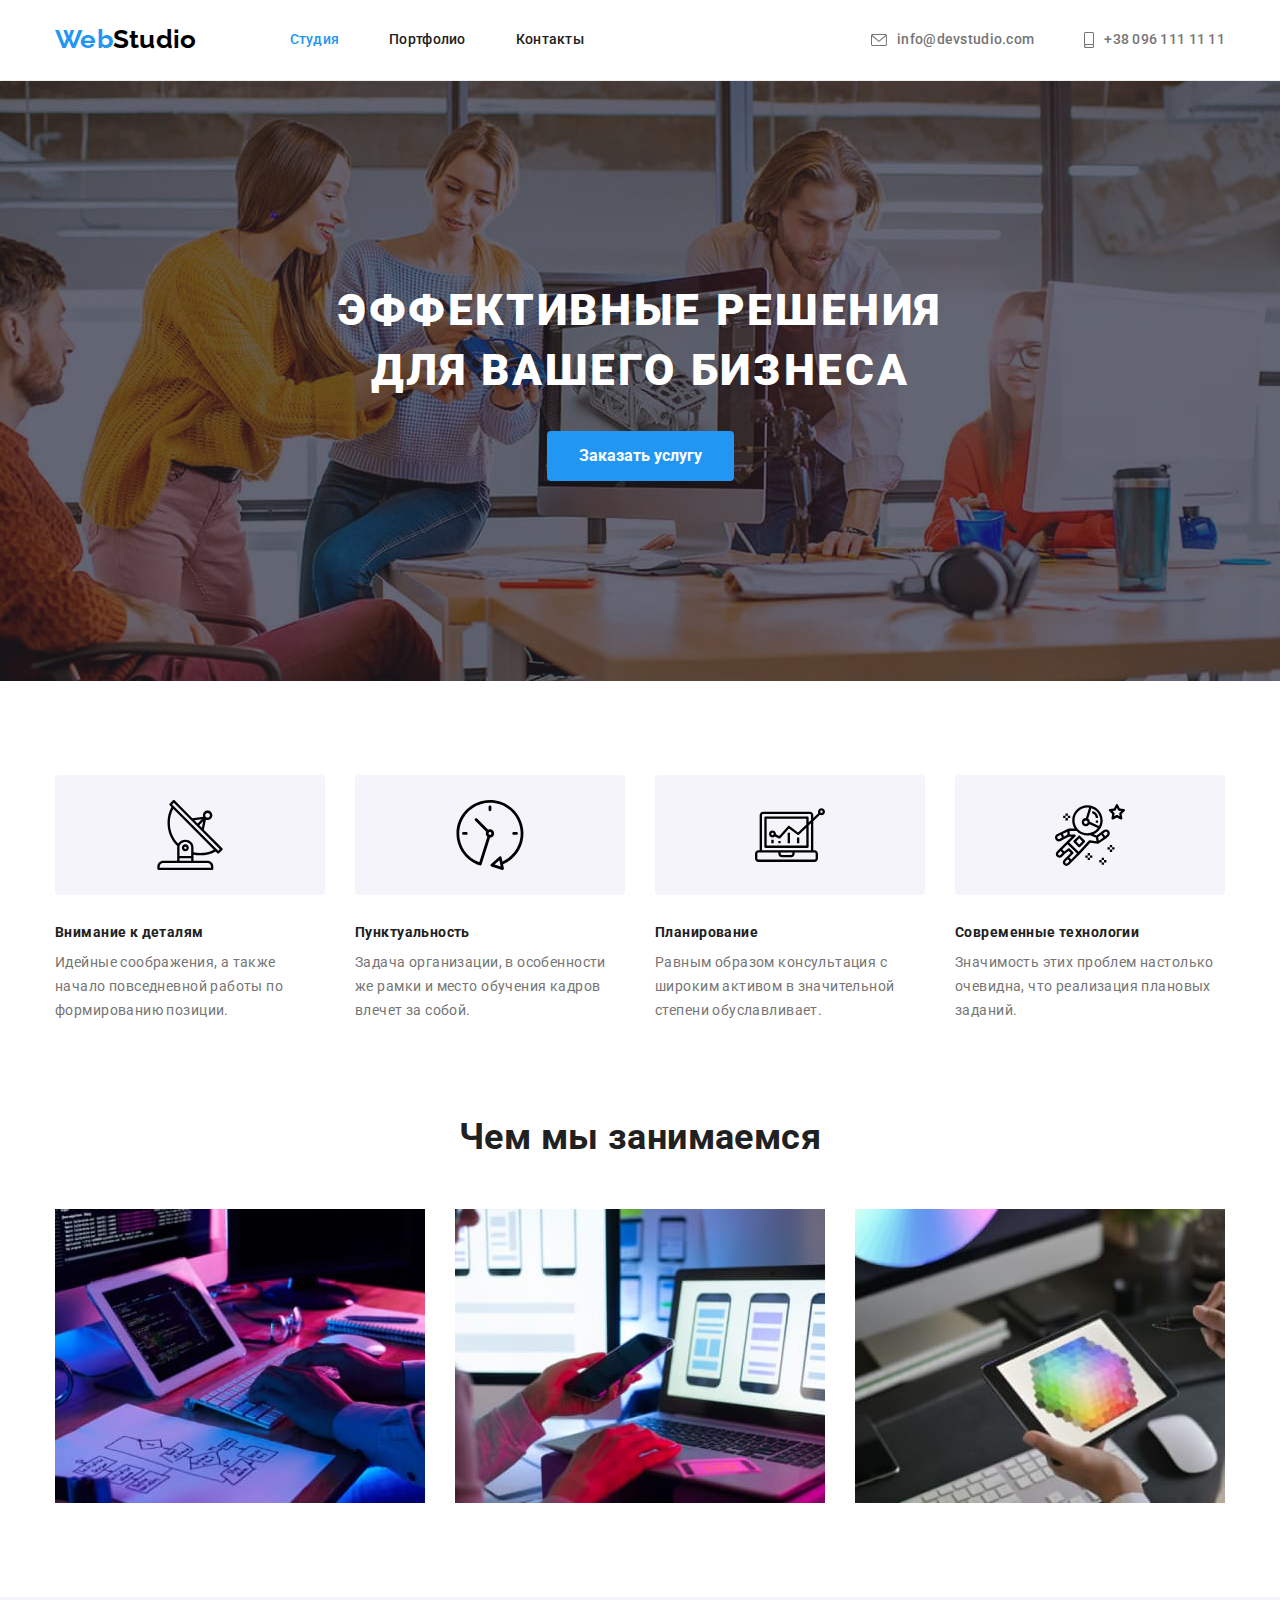
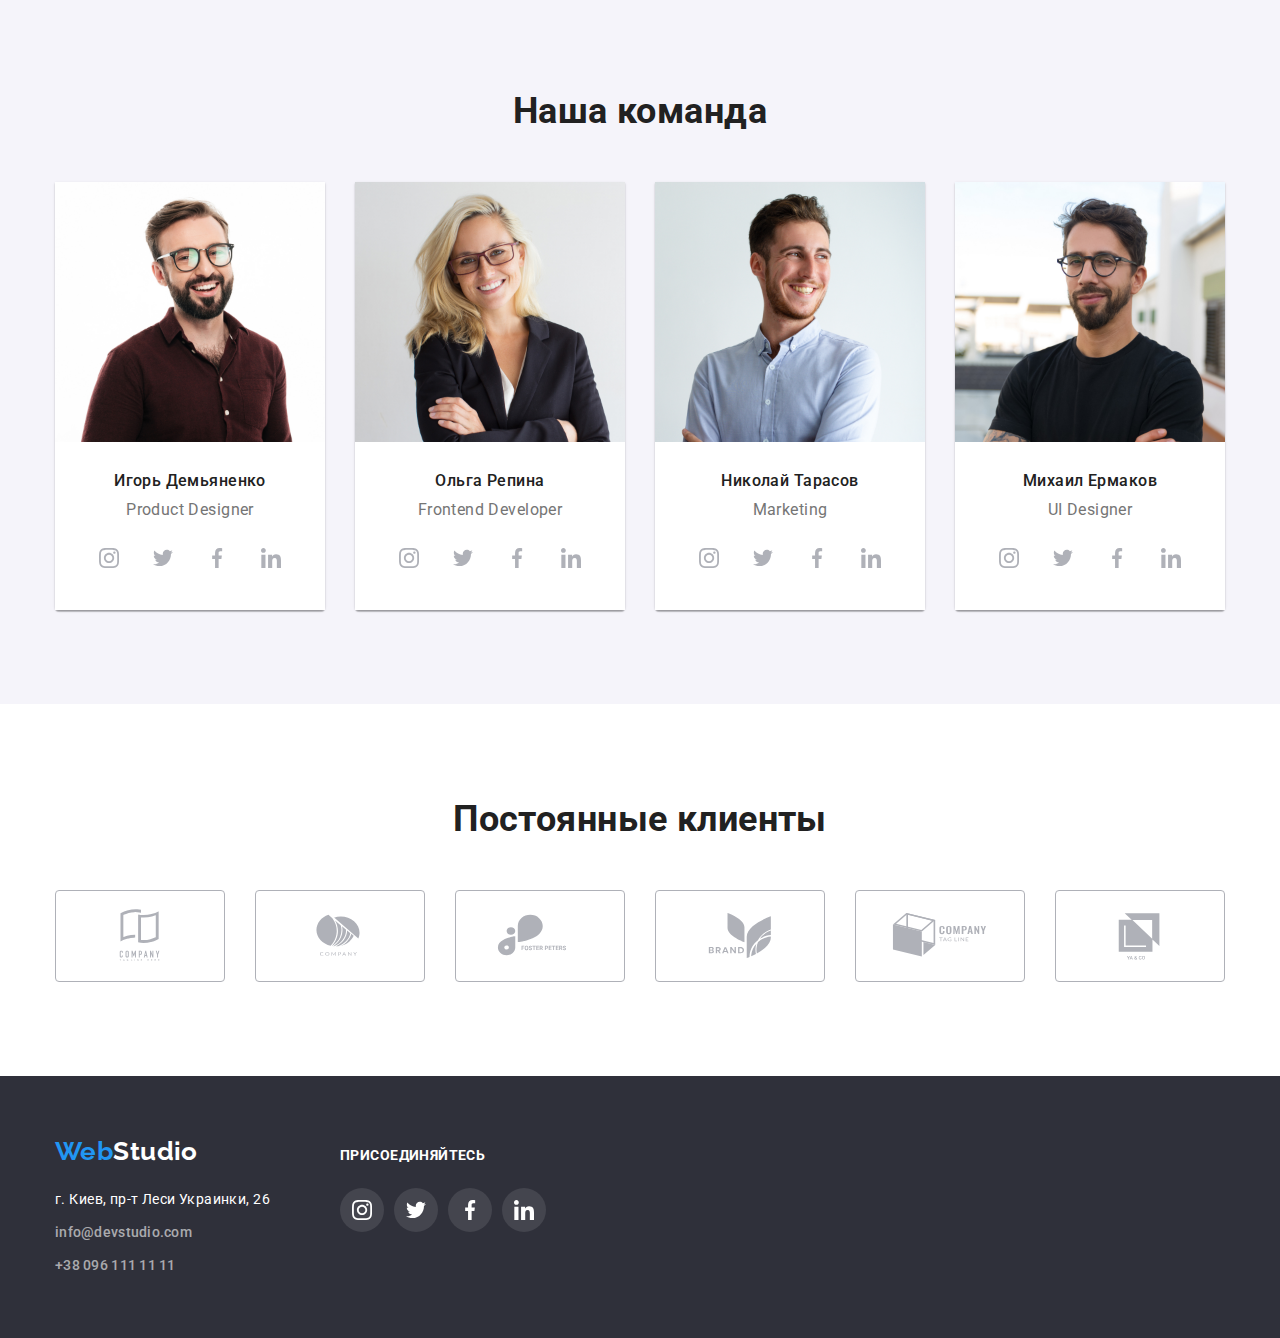
<file: index.html>
<!DOCTYPE html>
<html lang="ru">
  <head>
    <meta charset="UTF-8" />
    <meta http-equiv="X-UA-Compatible" content="IE=edge" />
    <meta name="viewport" content="width=device-width, initial-scale=1.0" />
    <title>Document</title>
    <link rel="preconnect" href="https://fonts.googleapis.com" />
    <link rel="preconnect" href="https://fonts.gstatic.com" crossorigin />
    <link
      href="https://fonts.googleapis.com/css2?family=Raleway:wght@700&family=Roboto:wght@400;500;700;900&display=swap"
      rel="stylesheet"
    />
    <link
      rel="stylesheet"
      href="https://cdnjs.cloudflare.com/ajax/libs/modern-normalize/1.1.0/modern-normalize.min.css"
    />
    <link rel="stylesheet" href="./css/styles.css" />
  </head>
  <body class="page">
    <header class="header">
      <div class="container header-container">
        <nav class="site-nav">
          <a href="./index.html" class="logo-black">
            <span class="logo">Web</span>Studio
          </a>
          <ul class="site-nav-list list">
            <li class="site-nav-item">
              <a href="./index.html" class="site-nav-link-current">Студия</a>
            </li>
            <li class="site-nav-item">
              <a href="./portfolio.html" class="site-nav-link"> Портфолио</a>
            </li>
            <li class="site-nav-item">
              <a href="./index.html" class="site-nav-link"> Контакты</a>
            </li>
          </ul>
        </nav>
        <ul class="contacts-list list">
          <li class="contacts-item">
            <a href="malito:info@devstudio.com" class="contacts-link">
              <svg class="contacts-icon" width="16" height="12">
                        <use href="./images/sprite.svg#icon-envelope-hover"></use>
                      </svg>
                      info@devstudio.com
            </a>
          </li>
          <li class="contacts-item">
            <a href="tel:+380961111111" class="contacts-link"
              ><svg class="contacts-icon" width="10" height="16">
                        <use href="./images/sprite.svg#icon-smartphone"></use>
                      </svg>
                      +38 096 111 11 11</a
            >
          </li>
        </ul>
      </div>
    </header>

    <main>
      <section class="hero">
        <div class="container">
          <h1 class="hero-title">Эффективные решения для вашего бизнеса</h1>
          <button type="button" class="hero-button">Заказать услугу</button>
        </div>
      </section>

      <section class="features section">
        <div class="container">
          <ul class="features-list list">
            <li class="features-item">
              <div class="features-box">
                <svg  width="70" height="70"><use class="features-icon" href="./images/sprite.svg#icon-antenna"></svg></use>
              </div>
              <h3 class="features-title">Внимание к деталям</h3>
              <p>
                Идейные соображения, а также начало повседневной работы по
                формированию позиции.
              </p>
            </li>
            <li class="features-item">
              <div class="features-box">
                <svg width="70" height="70"><use href="./images/sprite.svg#icon-clock"></svg></use>
              </div>
              <h3 class="features-title">Пунктуальность</h3>
              <p>
                Задача организации, в особенности же рамки и место обучения
                кадров влечет за собой.
              </p>
            </li>
            <li class="features-item">
              <div class="features-box">
                <svg width="70" height="70"><use class="features-icon" href="./images/sprite.svg#icon-diagram"></svg></use>
              </div>
              <h3 class="features-title">Планирование</h3>
              <p>
                Равным образом консультация с широким активом в значительной
                степени обуславливает.
              </p>
            </li>
            <li class="features-item">
              <div class="features-box">
                <svg width="70" height="70"><use class="features-icon" href="./images/sprite.svg#icon-astronaut"></svg></use>
              </div>
              <h3 class="features-title">Современные технологии</h3>
              <p>
                Значимость этих проблем настолько очевидна, что реализация
                плановых заданий.
              </p>
            </li>
          </ul>
        </div>
      </section>

      <section class="work section">
        <div class="container">
          <h2 class="work-title">Чем мы занимаемся</h2>
          <ul class="work-list list">
            <li class="work-item">
              <img
                src="./images/photo1.jpg"
                width="370"
                alt="Человек печатает на клавиатуре"
              />
            </li>
            <li class="work-item">
              <img
                src="./images/photo2.jpg"
                width="370"
                alt="Человек выбирает модели мобильных телефонов"
              />
            </li>

            <li class="work-item">
              <img
                src="./images/photo3.jpg"
                width="370"
                alt="Выбираем палитру цветов"
              />
            </li>
          </ul>
        </div>
      </section>

      <section class="team section">
        <div class="container">
          <h2 class="team-title">Наша команда</h2>
          <ul class="team-list list">
            <li class="team-item">
              <img
                src="./images/worker4.jpg"
                width="270"
                alt="Мужчина с бородой и в очках"
              />
              <div class="team-item-bottom">
                <h3 class="team-heading">Игорь Демьяненко</h3>
                <p class="team-text">Product Designer</p>
                <ul class="team-soc-list social-list list">
                  <li class="team-soc-item">
                    <a href="" class="social-link link">
                      <svg class="social-icon">
                        <use href="./images/sprite.svg#icon-instagram"></use>
                      </svg>
                    </a>
                  </li>
                  <li class="team-soc-item">
                    <a href="" class="social-link link">
                      <svg class="social-icon">
                        <use href="./images/sprite.svg#icon-twitter"></use>
                      </svg>
                    </a>
                  </li>
                  <li class="team-soc-item">
                    <a href="" class="social-link link">
                      <svg class="social-icon">
                        <use href="./images/sprite.svg#icon-facebook"></use>
                      </svg>
                    </a>
                  </li>
                  <li class="team-soc-item">
                    <a href="" class="social-link link">
                      <svg class="social-icon">
                        <use href="./images/sprite.svg#icon-linkedin"></use>
                      </svg>
                    </a>
                  </li>
                </ul>
              </div>
            </li>
            <li class="team-item">
              <img
                src="./images/worker1.jpg"
                width="270"
                alt="Женщина в очках и пиджаке"
              />
              <div class="team-item-bottom">
                <h3 class="team-heading">Ольга Репина</h3>
                <p class="team-text">Frontend Developer</p>
                <ul class="team-soc-list social-list list">
                  <li class="team-soc-item">
                    <a href="" class="social-link link">
                      <svg class="social-icon">
                        <use href="./images/sprite.svg#icon-instagram"></use>
                      </svg>
                    </a>
                  </li>
                  <li class="team-soc-item">
                    <a href="" class="social-link link">
                      <svg class="social-icon">
                        <use href="./images/sprite.svg#icon-twitter"></use>
                      </svg>
                    </a>
                  </li>
                  <li class="team-soc-item">
                    <a href="" class="social-link link">
                      <svg class="social-icon">
                        <use href="./images/sprite.svg#icon-facebook"></use>
                      </svg>
                    </a>
                  </li>
                  <li class="team-soc-item">
                    <a href="" class="social-link link">
                      <svg class="social-icon">
                        <use href="./images/sprite.svg#icon-linkedin"></use>
                      </svg>
                    </a>
                  </li>
                </ul>
              </div>
            </li>
            <li class="team-item">
              <img
                src="./images/worker2.jpg"
                width="270"
                alt="Мужчина с бородой и голубой рубашке"
              />
              <div class="team-item-bottom">
                <h3 class="team-heading">Николай Тарасов</h3>
                <p class="team-text">Marketing</p>
                <ul class="team-soc-list social-list list">
                  <li class="team-soc-item">
                    <a href="" class="social-link link">
                      <svg class="social-icon">
                        <use href="./images/sprite.svg#icon-instagram"></use>
                      </svg>
                    </a>
                  </li>
                  <li class="team-soc-item">
                    <a href="" class="social-link link">
                      <svg class="social-icon">
                        <use href="./images/sprite.svg#icon-twitter"></use>
                      </svg>
                    </a>
                  </li>
                  <li class="team-soc-item">
                    <a href="" class="social-link link">
                      <svg class="social-icon">
                        <use href="./images/sprite.svg#icon-facebook"></use>
                      </svg>
                    </a>
                  </li>
                  <li class="team-soc-item">
                    <a href="" class="social-link link">
                      <svg class="social-icon">
                        <use href="./images/sprite.svg#icon-linkedin"></use>
                      </svg>
                    </a>
                  </li>
                </ul>
              </div>
            </li>
            <li class="team-item">
              <img
                src="./images/worker3.jpg"
                width="270"
                alt="Мужчина в очках и черной рубашке"
              />
              <div class="team-item-bottom">
                <h3 class="team-heading">Михаил Ермаков</h3>
                <p class="team-text">UI Designer</p>

                <ul class="team-soc-list social-list list">
                  <li class="team-soc-item">
                    <a href="" class="social-link link">
                      <svg class="social-icon">
                        <use href="./images/sprite.svg#icon-instagram"></use>
                      </svg>
                    </a>
                  </li>
                  <li class="team-soc-item">
                    <a href="" class="social-link link">
                      <svg class="social-icon">
                        <use href="./images/sprite.svg#icon-twitter"></use>
                      </svg>
                    </a>
                  </li>
                  <li class="team-soc-item">
                    <a href="" class="social-link link">
                      <svg class="social-icon">
                        <use href="./images/sprite.svg#icon-facebook"></use>
                      </svg>
                    </a>
                  </li>
                  <li class="team-soc-item">
                    <a href="" class="social-link link">
                      <svg class="social-icon">
                        <use href="./images/sprite.svg#icon-linkedin"></use>
                      </svg>
                    </a>
                  </li>
                </ul>
              </div>
            </li>
          </ul>
        </div>
      </section>

       <section class="clients section">
        <div class="container">
          <h2 class="clients-title">Постоянные клиенты</h2>
          <ul class="clients-list list">
            <li class="clients-blok list">
              <a href="" class="link clients-link">
                <svg class="clients-svg">
                  <use href="./images/sprite.svg#icon-Logo-1" class="clients-svg-item"></use>
                </svg>
              </a>
            </li>
            <li class="clients-blok">
              <a href="" class="clients-link">
                <svg class="clients-svg">
                  <use href="./images/sprite.svg#icon-Logo-2" class="clients-svg-item"></use>
                </svg>
              </a>
            </li>
            <li class="clients-blok">
              <a href="" class="clients-link">
                <svg class="clients-svg">
                  <use href="./images/sprite.svg#icon-Logo-3" class="clients-svg-item"></use>
                </svg>
              </a>
            </li>
            <li class="clients-blok">
              <a href="" class="clients-link">
                <svg class="clients-svg">
                  <use href="./images/sprite.svg#icon-Logo-4" class="clients-svg-item"></use>
                </svg>
              </a>
            </li>
            <li class="clients-blok">
              <a href="" class="clients-link">
                <svg class="clients-svg">
                  <use href="./images/sprite.svg#icon-Logo-5" class="clients-svg-item"></use>
                </svg>
              </a>
            </li>
            <li class="clients-blok">
              <a href="" class="clients-link">
                <svg class="clients-svg">
                  <use href="./images/sprite.svg#icon-Logo" class="clients-svg-item"></use>
                </svg>
              </a>
            </li>
          </ul>
        </div>
      </section>
    </main>
    </main>

    <footer class="footer">
      <div class="container footer-container">
        <div class="logo-address">
        <a href="./index.html" class="logo-white">
          <span class="logo-footer">Web</span>Studio
        </a>
        <address class="footer-address">
          <ul class="footer-list list">
            <li class="footer-item">г. Киев, пр-т Леси Украинки, 26</li>
            <li class="footer-item">
              <a class="footer-link" href="malito:info@devstudio.com"
                >info@devstudio.com
              </a>
            </li>
            <li class="footer-item">
              <a class="footer-link" href="tel:+380961111111"
                >+38 096 111 11 11</a
              >
            </li>
          </ul>
          </section>
          </div>
          <div class="flex-box">
        </address>
           <h2 class="join-title">Присоединяйтесь</h2>
          <ul class="join-list list">
            <li class="join-list-item">
              <a href="" class="join-link">
                <svg class="footer-icon-svg" width="20" height="20">
                  <use href="./images/sprite.svg#icon-instagram" class="svg-item"></use>
                </svg>
              </a>
            </li>
            <li class="join-list-item">
              <a href="" class="join-link">
                <svg class="footer-icon-svg" width="20" height="20">
                  <use href="./images/sprite.svg#icon-twitter" class="svg-item"></use>
                </svg>
              </a>
            </li>
            <li class="join-list-item">
              <a href="" class="join-link">
                <svg class="footer-icon-svg" width="20" height="20">
                  <use href="./images/sprite.svg#icon-facebook" class="svg-item"></use>
                </svg>
              </a>
            </li>
            <li class="join-list-item">
              <a href="" class="join-link">
                <svg class="footer-icon-svg" width="20" height="20">
                  <use href="./images/sprite.svg#icon-linkedin" class="svg-item"></use>
                </svg>
              </a>
            </li>
          </ul>
        </div>
        </section>
      </div>
      </footer>
  </body>
</html>
</file>
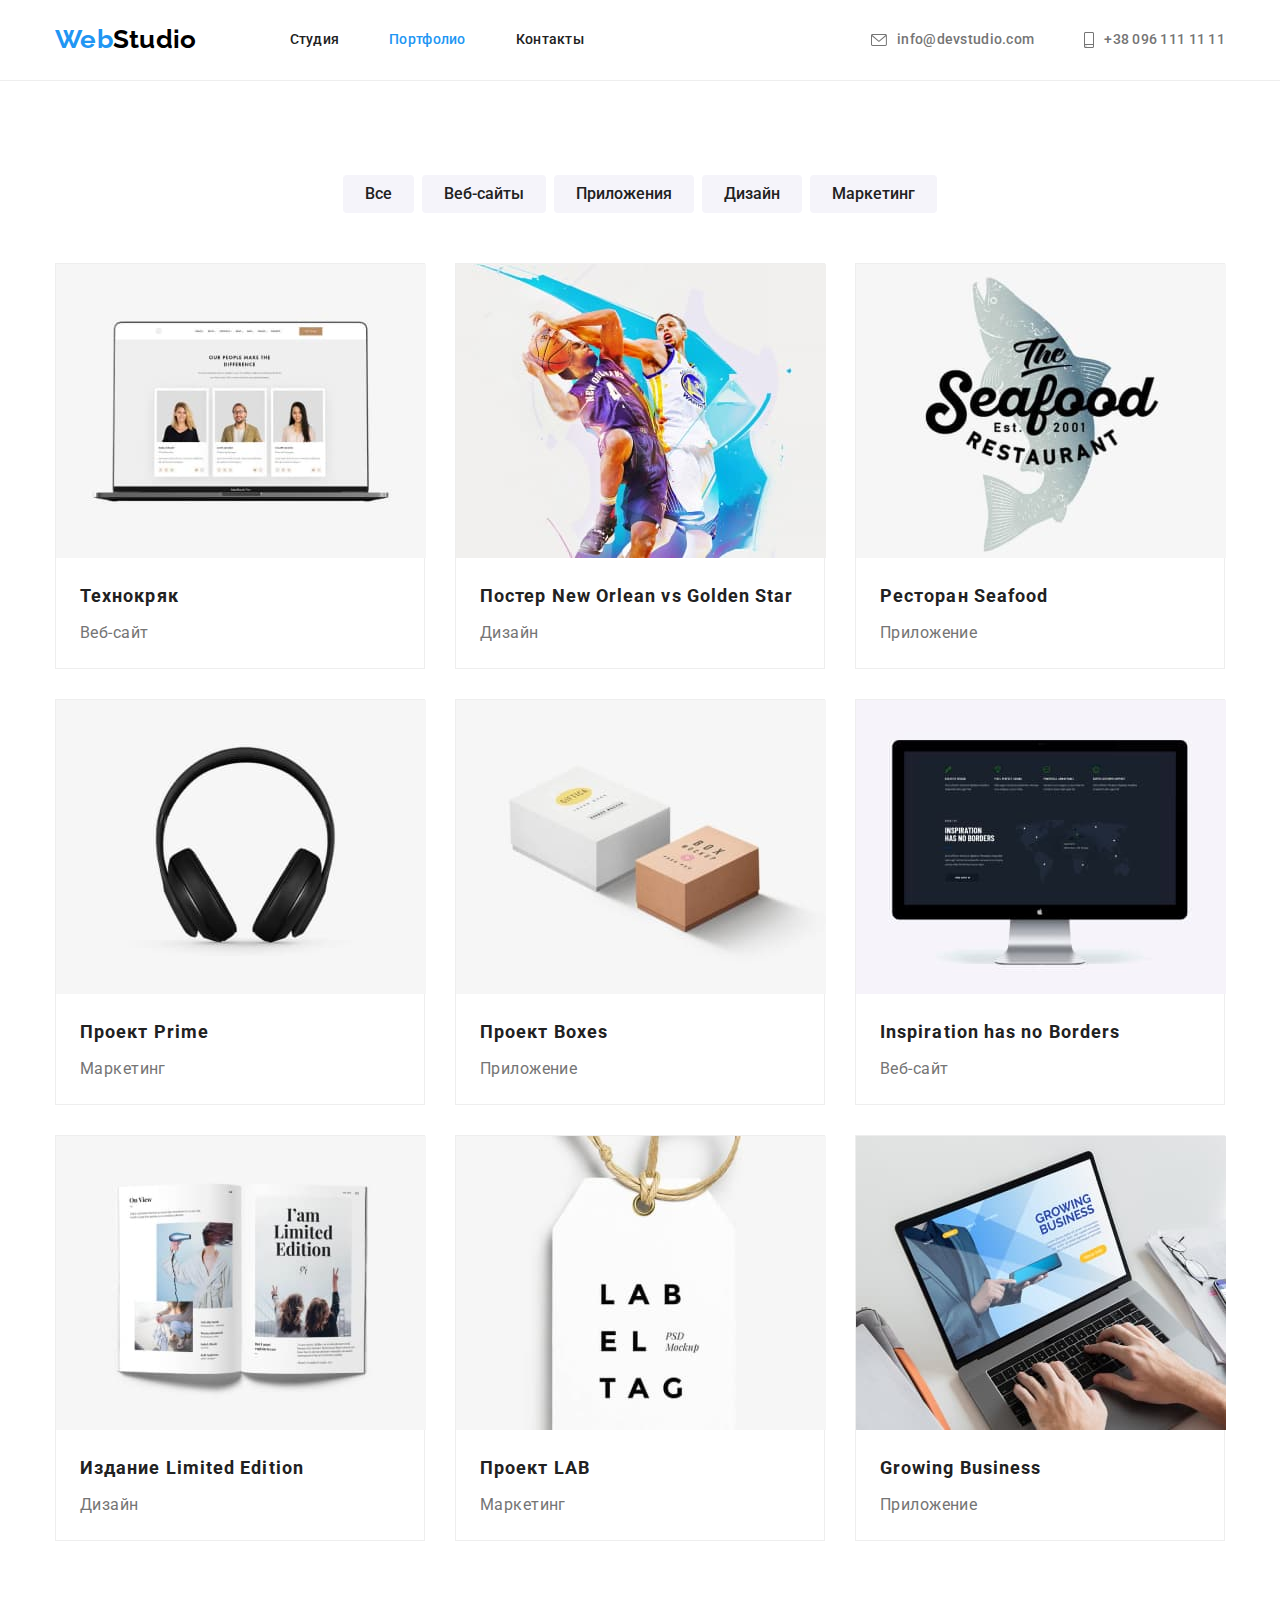
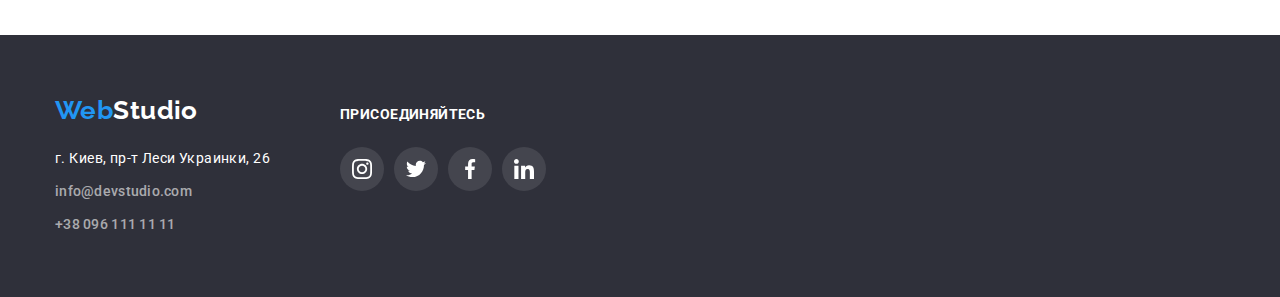
<file: portfolio.html>
<!DOCTYPE html>
<html lang="ru">
  <head>
    <meta charset="UTF-8" />
    <meta http-equiv="X-UA-Compatible" content="IE=edge" />
    <meta name="viewport" content="width=device-width, initial-scale=1.0" />
    <title>Document</title>
    <link rel="preconnect" href="https://fonts.googleapis.com" />
    <link rel="preconnect" href="https://fonts.gstatic.com" crossorigin />
    <link
      href="https://fonts.googleapis.com/css2?family=Raleway:wght@700&family=Roboto:wght@400;500;700;900&display=swap"
      rel="stylesheet"
    />
    <link
      rel="stylesheet"
      href="https://cdnjs.cloudflare.com/ajax/libs/modern-normalize/1.1.0/modern-normalize.min.css"
    />
    <link rel="stylesheet" href="./css/styles.css" />
  </head>
  <body class="page">
    <header class="header">
      <div class="container header-container">
        <nav class="site-nav">
          <a href="./index.html" class="logo-black">
            <span class="logo">Web</span>Studio
          </a>
          <ul class="site-nav-list list">
            <li class="site-nav-item">
              <a href="./index.html" class="site-nav-link">Студия</a>
            </li>
            <li class="site-nav-item">
              <a href="./portfolio.html" class="site-nav-link-current">
                Портфолио</a
              >
            </li>
            <li class="site-nav-item">
              <a href="./index.html" class="site-nav-link"> Контакты</a>
            </li>
          </ul>
        </nav>
        <ul class="contacts-list list">
          <li class="contacts-item">
            <a href="malito:info@devstudio.com" class="contacts-link">
              <svg class="contacts-icon" width="16" height="12">
                <use href="./images/sprite.svg#icon-envelope-hover"></use>
              </svg>
              info@devstudio.com
            </a>
          </li>
          <li class="contacts-item">
            <a href="tel:+380961111111" class="contacts-link"
              ><svg class="contacts-icon" width="10" height="16">
                <use href="./images/sprite.svg#icon-smartphone"></use>
              </svg>
              +38 096 111 11 11</a
            >
          </li>
        </ul>
      </div>
    </header>

    <main>
      <section class="section">
        <div class="container">
          <h1 class="visually-hidden">Фильтры</h1>
          <ul class="filters-list list">
            <li class="filters-item">
              <button type="button" class="filters-button">Все</button>
            </li>
            <li class="filters-item">
              <button type="button" class="filters-button">Веб-сайты</button>
            </li>
            <li class="filters-item">
              <button type="button" class="filters-button">Приложения</button>
            </li>
            <li class="filters-item">
              <button type="button" class="filters-button">Дизайн</button>
            </li>
            <li class="filters-item">
              <button type="button" class="filters-button">Маркетинг</button>
            </li>
          </ul>

          <ul class="activity list">
            
            <li class="activity-item">   
              <a href="" class="activity-link">        
              <img
                src="./images/photo11.jpg"
                width="370"
                alt="Созданий веб-сайтов"
              />
              <div class="activity-item-bottom">
                <h2 class="activity-title">Технокряк</h2>
                <p class="activity-text">Веб-сайт</p>              
              </div>
              </a>   
            </li>
            
            
            <li class="activity-item">  
              <a href="" class="activity-link">        
              <img
                src="./images/photo12.jpg"
                width="370"
                alt="Два баскетболиста борятся за мяч"
              />
              <div class="activity-item-bottom">
                <h2 class="activity-title">Постер New Orlean vs Golden Star</h2>
                <p class="activity-text">Дизайн</p>                
              </div>
              </a>    
            </li>
                        <li class="activity-item">
              <a href="" class="activity-link">
              <img
                src="./images/photo13.jpg"
                width="370"
                alt="Рыбный ресторан"
              />
              <div class="activity-item-bottom">
                <h2 class="activity-title">Ресторан Seafood</h2>
                <p class="activity-text">Приложение</p>
                </a>
              </div>
            </li>
            <li class="activity-item">
              <a href="" class="activity-link">
              <img src="./images/photo14.jpg" width="370" alt="Наушники" />
              <div class="activity-item-bottom">
                <h2 class="activity-title">Проект Prime</h2>
                <p class="activity-text">Маркетинг</p>
                </a>
              </div>
            </li>
            <li class="activity-item">
              <a href="" class="activity-link">
              <img src="./images/photo15.jpg" width="370" alt="Две коробки" />
              <div class="activity-item-bottom">
                <h2 class="activity-title">Проект Boxes</h2>
                <p class="activity-text">Приложение</p>
                </a>
              </div>
            </li>
            <li class="activity-item">
              <a href="" class="activity-link">
              <img
                src="./images/photo16.jpg"
                width="370"
                alt="Оформление стилистически веб-сайта"
              />
              <div class="activity-item-bottom">
                <h2 class="activity-title">Inspiration has no Borders</h2>
                <p class="activity-text">Веб-сайт</p>
                </a>
              </div>
            </li>
            <li class="activity-item">
              <a href="" class="activity-link">
              <img
                src="./images/photo17.jpg"
                width="370"
                alt="Открытая книга"
              />
              <div class="activity-item-bottom">
                <h2 class="activity-title">Издание Limited Edition</h2>
                <p class="activity-text">Дизайн</p>
                </a>
              </div>
            </li>
            <li class="activity-item">
               <a href="" class="activity-link">
              <img src="./images/photo18.jpg" width="370" alt="Белый ярлык" />
              <div class="activity-item-bottom">
                <h2 class="activity-title">Проект LAB</h2>
                <p class="activity-text">Маркетинг</p>
                </a>
              </div>
            </li>
            <li class="activity-item">
              <a href="" class="activity-link">
              <img
                src="./images/photo19.jpg"
                width="370"
                alt="Открытое приложение на ноутбуке"
              />
              <div class="activity-item-bottom">
                <h2 class="activity-title">Growing Business</h2>
                <p class="activity-text">Приложение</p>
                </a>
              </div>
            </li>
          </ul>
        </div>
      </section>
    </main>

   

     <footer class="footer">
      <div class="container footer-container">
        <div class="logo-address">
        <a href="./index.html" class="logo-white">
          <span class="logo-footer">Web</span>Studio
        </a>
        <address class="footer-address">
          <ul class="footer-list list">
            <li class="footer-item">г. Киев, пр-т Леси Украинки, 26</li>
            <li class="footer-item">
              <a class="footer-link" href="malito:info@devstudio.com"
                >info@devstudio.com
              </a>
            </li>
            <li class="footer-item">
              <a class="footer-link" href="tel:+380961111111"
                >+38 096 111 11 11</a
              >
            </li>
          </ul>
          </section>
          </div>
          <div class="flex-box">
        </address>
           
          <h2 class="join-title">Присоединяйтесь</h2>
          <ul class="join-list list">
            <li class="join-list-item">
              <a href="" class="join-link">
                <svg class="footer-icon-svg" width="20" height="20">
                  <use href="./images/sprite.svg#icon-instagram" class="svg-item"></use>
                </svg>
              </a>
            </li>
            <li class="join-list-item">
              <a href="" class="join-link">
                <svg class="footer-icon-svg" width="20" height="20">
                  <use href="./images/sprite.svg#icon-twitter" class="svg-item"></use>
                </svg>
              </a>
            </li>
            <li class="join-list-item">
              <a href="" class="join-link">
                <svg class="footer-icon-svg" width="20" height="20">
                  <use href="./images/sprite.svg#icon-facebook" class="svg-item"></use>
                </svg>
              </a>
            </li>
            <li class="join-list-item">
              <a href="" class="join-link">
                <svg class="footer-icon-svg" width="20" height="20">
                  <use href="./images/sprite.svg#icon-linkedin" class="svg-item"></use>
                </svg>
              </a>
            </li>
          </ul>
        </div>
        </section>
      </div>
      </footer>
  </body>
</html>
</file>
<file: css/styles.css>
:root {
  --primary-text-color: #757575;
  --title-text-color: #212121;
  --accent-color: #2196f3;
  --white-text-color: #ffffff;
  --black-bg-color: #2f303a;
  --button-grey-color: #f5f4fa;
  --logo-black: #000000;
  --primary-gap: 30px;
  --soc-logo-color: #afb1b8;
}

body {
  color: var(--primary-text-color);
  background: var(--white-text-color);
  font-family: Roboto, sans-serif;
  letter-spacing: 0.03em;
  font-size: 14px;
  line-height: 1.71;
}

.container {
  width: 1200px;
  padding-left: 15px;
  padding-right: 15px;
  margin: 0 auto;
}

p,
h1,
h2,
h3,
h4,
h5,
h6 {
  margin: 0;
}

img {
  min-width: 100%;
  display: block;
}

* {
  box-sizing: border-box;
}

.section {
  padding-top: 94px;
  padding-bottom: 94px;
}

.list {
  padding: 0;
  margin: 0;
  list-style: none;
}

.visually-hidden {
  position: absolute;
  width: 1px;
  height: 1px;
  margin: -1px;
  padding: 0;
  overflow: hidden;
  border: 0;
  clip: rect(0 0 0 0);
}

.header {
  border-bottom: 1px solid #eeeeee;
}

.header-container {
  display: flex;
  align-items: center;
}

/* SITE NAVIGATION */

.header-contacts {
  margin-left: auto;
}

.contacts-list {
  display: flex;
}
.site-nav-list {
  display: flex;
  align-items: center;
}
.site-nav {
  color: var(--title-text-color);
  font-weight: 500;
  font-size: 14px;
  line-height: 1.14;
  text-decoration: none;
  letter-spacing: 0.02em;
  display: flex;
}

.site-nav-item:not(:last-child) {
  margin-right: 50px;
}

.site-nav-link {
  display: block;
  color: var(--title-text-color);
  font-weight: 500;
  font-size: 14px;
  line-height: 1.14;
  text-decoration: none;
}

.site-nav-link:hover,
.site-nav-link:focus {
  color: var(--accent-color);
}

.site-nav-link-current {
  display: block;
  color: var(--accent-color);
  text-decoration: none;
}

.contacts-list {
  margin-left: auto;
}

.contacts-item:not(:last-child) {
  margin-right: 50px;
}

/* LOGO */

.logo {
  margin: auto 0;
  padding-top: 24px;
  padding-bottom: 25px;
  color: var(--accent-color);
  font-family: Raleway, sans-serif;
  font-weight: 700;
  font-size: 26px;
  line-height: 1.2;
  text-decoration: none;
}

.logo-footer {
  margin: auto 0;
  color: var(--accent-color);
  font-family: Raleway, sans-serif;
  font-weight: 700;
  font-size: 26px;
  line-height: 1.2;
  text-decoration: none;
  margin-bottom: 20px;
}

.logo-black {
  margin: auto 0;
  padding-top: 24px;
  padding-bottom: 25px;
  color: var(--logo-black);
  font-family: Raleway, sans-serif;
  font-weight: 700;
  font-size: 26px;
  line-height: 1.19;
  text-decoration: none;
  margin-right: 93px;
}
.logo-white {
  margin: auto 0;
  color: var(--white-text-color);
  font-family: Raleway, sans-serif;
  font-weight: 700;
  font-size: 26px;
  line-height: 1.19;
  text-decoration: none;
  margin-bottom: 20px;
}

/* HERO */

.hero {
  text-align: center;
}
.hero-title {
  margin: 0 auto;
  color: var(--white-text-color);
  font-weight: 900;
  font-size: 44px;
  line-height: 1.36;
  text-align: center;
  text-transform: uppercase;
  letter-spacing: 0.06em;
  margin-bottom: 30px;
  max-width: 696px;
}

.hero-button {
  padding: 10px 32px 10px 32px;
  border-radius: 4px;
  font-weight: 700;
  font-size: 16px;
  line-height: 1.87;
  background-color: var(--accent-color);
  color: var(--white-text-color);
  border: none;
  text-decoration: none;
  text-align: center;
}
.hero-button:hover,
.hero-button:focus {
  cursor: pointer;
}

.hero {
  max-width: 1600px;
  height: 600px;
  margin-left: auto;
  margin-right: auto;
  background-image: linear-gradient(
      rgba(47, 48, 58, 0.4),
      rgba(47, 48, 58, 0.4)
    ),
    url(../images/overlay.jpg);
  background-repeat: no-repeat;
  background-position: center;
  background-size: cover;
  padding-bottom: 200px;
  padding-top: 200px;
}

/* FEATURES */

.features-title {
  margin-top: 0;
  margin-bottom: 10px;
  color: var(--title-text-color);
  font-weight: 700;
  font-size: 14px;
  line-height: 1.14;
  margin-top: 30px;
}

.features-list {
  display: flex;
}

.features-item {
  width: 270px;
  margin-right: 30px;
}

.features-item:last-child {
  margin-right: 0;
}

.features-box {
  display: flex;
  width: 270px;
  height: 120px;
  background-color: var(--button-grey-color);
  border-radius: 4px;
  margin-bottom: 30px;
  align-items: center;
  justify-content: center;
}

.features-icon {
  align-items: center;
  justify-content: center;
}

/* FILTERS AND ACTIVITY */

.filters-item:not(:last-child) {
  margin-right: 8px;
}
.filters-list {
  display: flex;
  justify-content: center;
  margin-bottom: 50px;
}

.filters-button {
  border: none;
  border-radius: 4px;
  padding: 6px 22px 6px 22px;
  font-weight: 500;
  font-size: 16px;
  line-height: 1.6;
  background-color: var(--button-grey-color);
  color: var(--title-text-color);
}
.filters-button:hover,
.filters-button:focus {
  background-color: var(--accent-color);
  color: var(--white-text-color);
  cursor: pointer;
  filter: drop-shadow(0px 4px 4px rgba(0, 0, 0, 0.25));
}

.activity-title {
  color: var(--title-text-color);
  font-size: 18px;
  line-height: 2;
  letter-spacing: 0.06em;
  margin-bottom: 4px;
}

.activity {
  display: flex;
  flex-wrap: wrap;
  margin-left: calc(-1 * var(--primary-gap));
  margin-top: calc(-1 * var(--primary-gap));
}
.activity-item {
  box-sizing: border-box;
  border: 1px solid #eeeeee;
  width: 370px;
  flex-basis: calc(100% / 3 - 30px);
  margin-left: var(--primary-gap);
  margin-top: var(--primary-gap);
}

.activity-link:hover,
.activity-link:focus {
  box-shadow: 0px 4px 4px rgba(0, 0, 0, 0.25);
}

.activity-item-bottom {
  padding: 20px 24px 20px 24px;
}

.activity-text {
  font-weight: 400;
  font-size: 16px;
  line-height: 30px;
  color: var(--primary-text-color);
}

.activity-link {
  display: block;
  text-decoration: none;
}

/* WORK AND TEAM */

.work {
  padding-top: 0;
}

.work-title,
.team-title {
  margin-bottom: 50px;
  color: var(--title-text-color);
  font-weight: 700;
  font-size: 36px;
  line-height: 1.16;
  text-align: center;
}

.work-list {
  flex-wrap: wrap;
  margin-left: calc(-1 * var(--primary-gap));
  display: flex;
}

.work-item {
  flex-basis: calc(100% / 3 -30px);
  margin-left: var(--primary-gap);
}

.work-item:last-child {
  margin-right: 0;
}

.team {
  background-color: var(--button-grey-color);
}

.team-list {
  display: flex;
  flex-wrap: wrap;
  margin-left: calc(-1 * var(--primary-gap));
}

.team-item {
  background: #ffffff;
  flex-basis: calc(100% / 4 -30px);
  margin-left: var(--primary-gap);
  box-shadow: 0px 1px 3px rgba(0, 0, 0, 0.12), 0px 1px 1px rgba(0, 0, 0, 0.14),
    0px 2px 1px rgba(0, 0, 0, 0.2);
  border-radius: 0px 0px 4px 4px;
}

.team-heading {
  color: var(--title-text-color);
  font-weight: 500;
  font-size: 16px;
  line-height: 1.18;
  text-align: center;
  margin-bottom: 10px;
}

.team-text {
  font-size: 16px;
  line-height: 1.18;
  text-align: center;
  margin-bottom: 16px;
}

.team-item-bottom {
  padding-top: 30px;
  padding-bottom: 30px;
  background-color: var(--white-text-color);
}

.team-soc-item {
  width: 44px;
  height: 44px;
}
.social-link {
  display: flex;
  width: 100%;
  height: 100%;
  border-radius: 22px;
  display: flex;
  align-items: center;
  justify-content: center;
}

.social-link:focus,
.social-link:hover {
  background-color: var(--accent-color);
  border-radius: 50%;
}

.social-link:hover .social-icon,
.social-link:focus .social-icon {
  fill: var(--white-text-color);
}

.team-soc-list {
  display: flex;
  justify-content: center;
}

.team-soc-item + .team-soc-item {
  margin-left: 10px;
}

.social-icon {
  width: 20px;
  height: 20px;
  fill: var(--soc-logo-color);
}

/* CLIENTS */

.clients-title {
  color: var(--title-text-color);
  font-weight: 700;
  font-size: 36px;
  line-height: 42px;
  text-align: center;
  margin-bottom: 50px;
  text-align: center;
}

.clients-list {
  display: flex;
}
.clients-blok {
  margin-right: 30px;
}

.clients-blok:last-child {
  margin-right: 0;
}

.clients-svg {
  width: 106px;
  height: 60px;
  fill: var(--soc-logo-color);
}

.clients-svg-item:focus,
.clients-svg-item:hover {
  fill: var(--accent-color);
  color: var(--soc-logo-color);
}

.clients-link {
  display: flex;
  width: 170px;
  height: 92px;
  border: 1px solid var(--soc-logo-color);
  border-radius: 4px;
  align-items: center;
  justify-content: center;
}

.clients-link:hover .clients-svg,
.clients-link:focus .clients-svg {
  fill: var(--accent-color);
}

.clients-link:hover,
.clients-link:focus {
  border-color: var(--accent-color);
}

/* FOOTER */

.footer-item {
  margin-bottom: 9px;
  font-size: 14px;
  font-style: normal;
  line-height: 1.71;
  color: var(--white-text-color);
}

.footer-item:last-child {
  margin-bottom: 0;
}

.contacts-link:hover,
.contacts-link:focus {
  color: var(--accent-color);
}

.footer-link:hover,
.footer-link:focus {
  color: var(--accent-color);
}

.contacts-link {
  color: var(--primary-text-color);
  font-weight: 500;
  font-size: 14px;
  line-height: 1.14;
  letter-spacing: 0.02em;
  text-decoration: none;
  display: flex;
  align-items: center;
}
.footer-link {
  margin-bottom: 9px;
  color: var(--primary-text-color);
  font-weight: 500;
  font-size: 14px;
  line-height: 1.14;
  letter-spacing: 0.02em;
  text-decoration: none;
  color: rgba(255, 255, 255, 0.6);
}

.footer-address {
  margin-top: 20px;
}
.footer {
  background-color: var(--black-bg-color);
  padding-top: 60px;
  padding-bottom: 60px;
}

.logo-address {
  align-content: flex-start;
}

.footer-container {
  display: flex;
  align-items: baseline;
}

.join-title {
  color: var(--white-text-color);
  font-style: normal;
  font-weight: 700;
  font-size: 14px;
  line-height: 1, 14;
  letter-spacing: 0.03em;
  text-transform: uppercase;
  margin-bottom: 20px;
}
.join-list {
  display: flex;
  justify-content: center;
}
.join-list-item:not(:last-child) {
  margin-right: 10px;
}

.join-link {
  display: flex;
  justify-content: center;
  align-items: center;
  width: 44px;
  height: 44px;
  background: rgba(255, 255, 255, 0.1);
  border-radius: 50%;
}

.join-link:hover,
.join-link:focus {
  background-color: var(--accent-color);
  border-radius: 50%;
}

.join-link:hover .footer-icon-svg,
.join-link:focus .footer-icon-svg {
  fill: var(--white-text-color);
}

.join-link:hover,
.join-link:focus {
  background-color: var(--accent-color);
  border-radius: 50%;
}

.flex-box {
  margin-left: 70px;
}

.contact a {
  text-decoration-line: none;
  display: inline-flex;
  align-items: flex-end;
  justify-content: center;
  align-items: center;
}

.contacts-icon {
  fill: currentColor;
  margin-right: 10px;
}

.footer-icon-svg {
  width: 20px;
  height: 20px;
  fill: var(--white-text-color);
}
</file>
